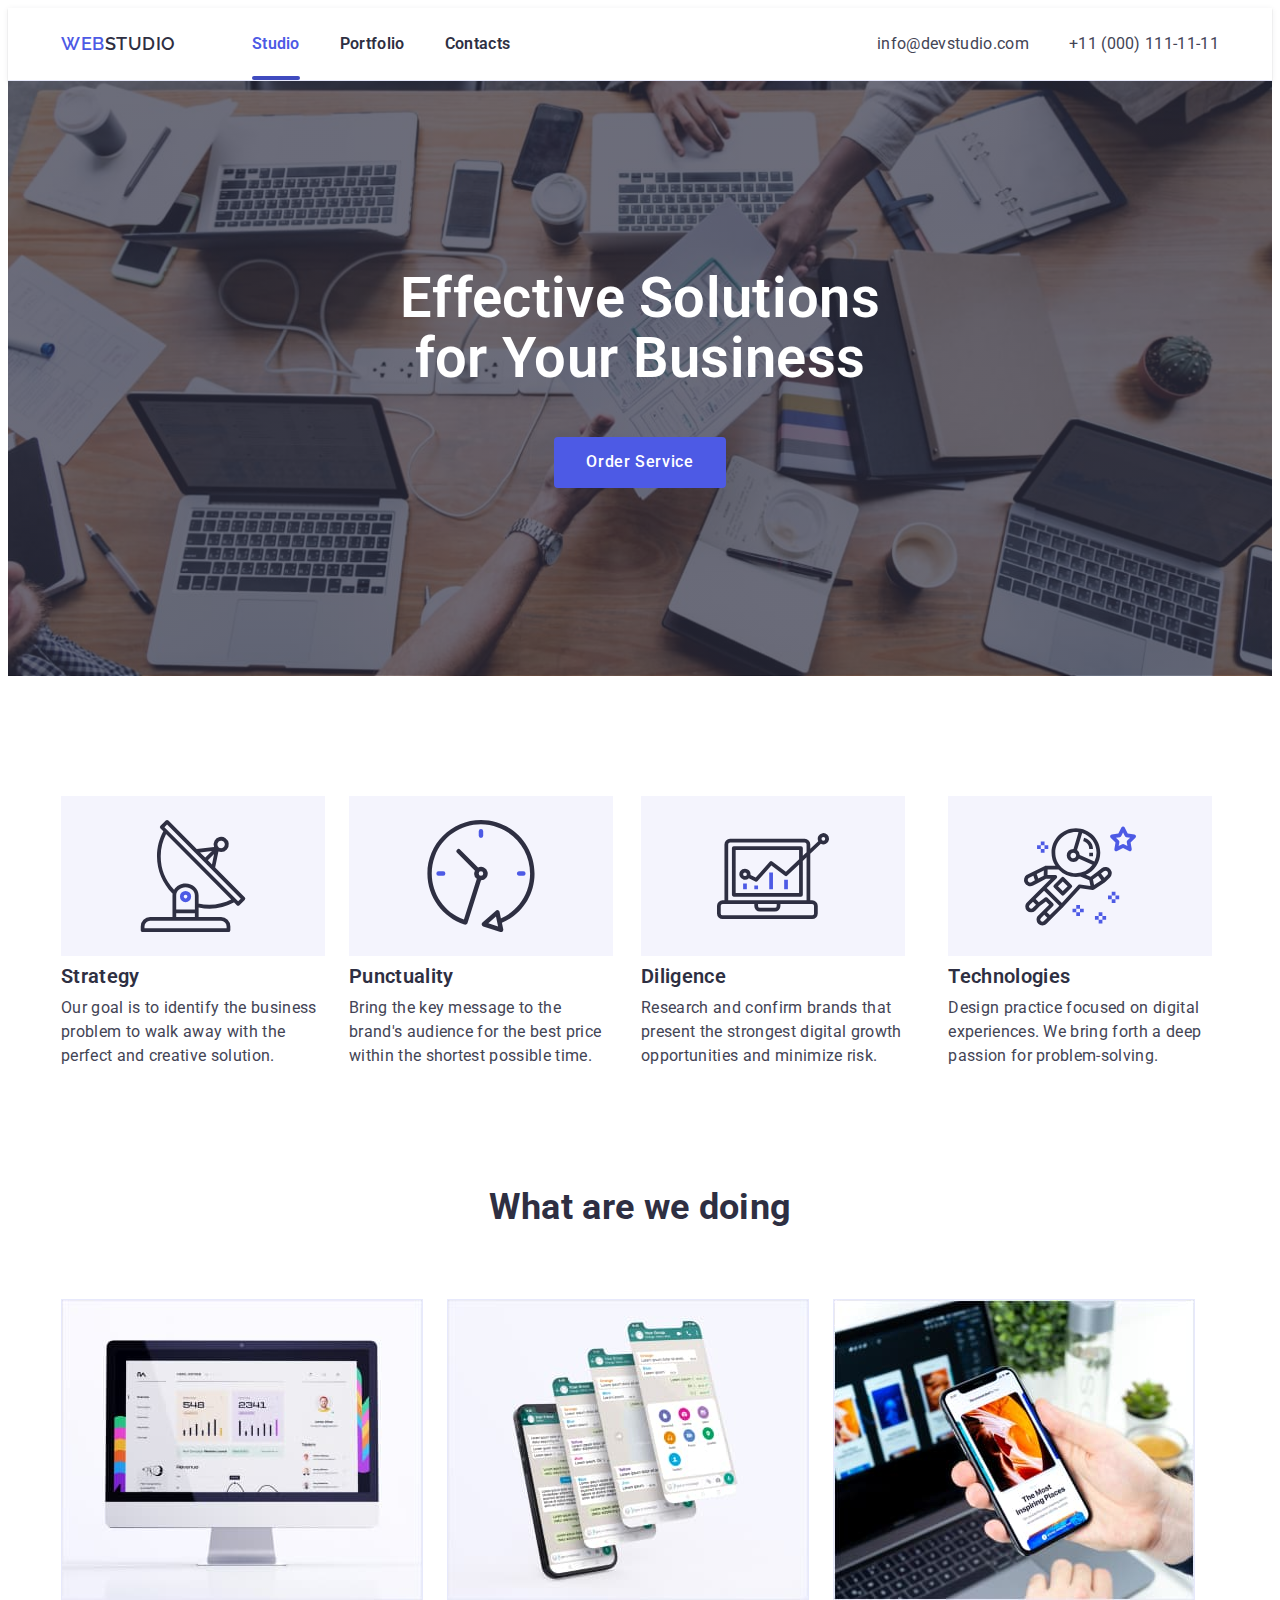
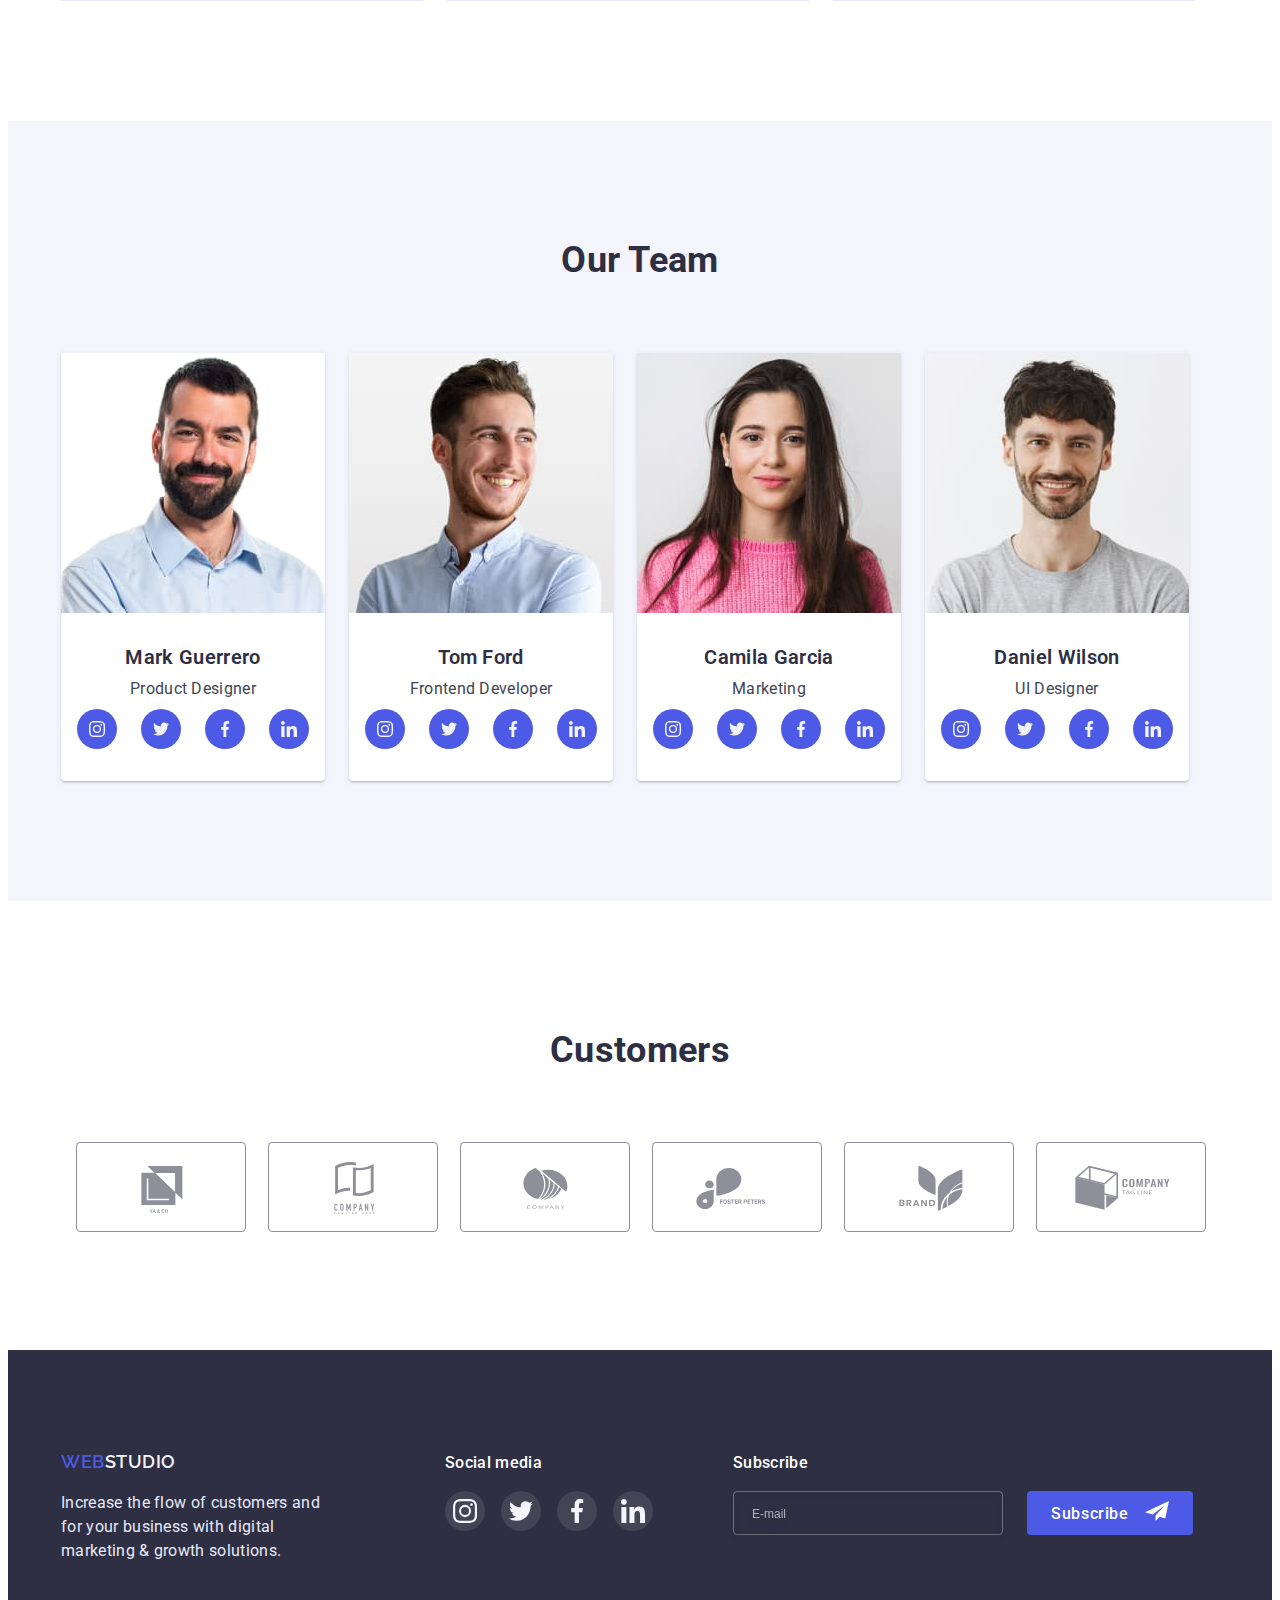
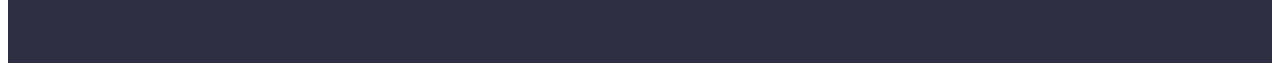
<file: index.html>
<!DOCTYPE html>
<html lang="en">
  <head>
    <meta charset="UTF-8" />
    <meta http-equiv="X-UA-Compatible" content="IE=edge" />
    <meta name="viewport" content="width=device-width, initial-scale=1.0" />
    <title>Web Studio</title>
    <link rel="preconnect" href="https://fonts.googleapis.com" />
    <link rel="preconnect" href="https://fonts.gstatic.com" crossorigin />
    <link
      href="https://fonts.googleapis.com/css2?family=Raleway:wght@700&family=Roboto:wght@400;500;700;900&display=swap"
      rel="stylesheet"
    />
    <link
      rel="stylesheet"
      href="https://cdnjs.cloudflare.com/ajax/libs/modern-normalize/1.1.0/modern-normalize.min.css"
      integrity="sha512-wpPYUAdjBVSE4KJnH1VR1HeZfpl1ub8YT/NKx4PuQ5NmX2tKuGu6U/JRp5y+Y8XG2tV+wKQpNHVUX03MfMFn9Q=="
      crossorigin="anonymous"
      referrerpolicy="no-referrer"
    />
    <link rel="stylesheet" href="./css/style.css" />
  </head>

  <body>
    <!-- Header -->
    <header class="header">
      <!-- Navigation-->
      <div class="container">
        <a href="./index.html" class="logo link"
          ><span class="logo-part">Web</span>Studio</a
        >

        <nav class="header-nav">
          <ul class="header-list list">
            <li>
              <a href="./index.html" class="header-link link current">Studio</a>
            </li>
            <li>
              <a href="./portfolio.html" class="header-link link">Portfolio</a>
            </li>
            <li><a href="#" class="header-link link">Contacts</a></li>
          </ul>
        </nav>

        <address class="address-name">
          <ul class="address-list list">
            <li>
              <a href="mailto:info@devstudio.com" class="header-mail link"
                >info@devstudio.com</a
              >
            </li>
            <li>
              <a href="tel:+110001111111" class="header-tel link"
                >+11 (000) 111-11-11</a
              >
            </li>
          </ul>
        </address>
      </div>
    </header>

    <main>
      <!-- Hero section -->
      <section class="hero">
        <div class="container">
          <h1 class="hero-title">Effective Solutions for Your Business</h1>
          <button type="button" class="button button-hero" data-modal-open>
            Order Service
          </button>
        </div>
      </section>

      <!-- Advantages section-->
      <section class="advantages">
        <div class="container">
          <h2 class="visually-hidden">Advantages</h2>
          <ul class="advantages-list list">
            <li class="advantages-items">
              <svg width="64" height="64" class="advantages-icon">
                <use href=".//images/icons.svg.svg#icon-icon-antenna"></use>
              </svg>
              <h3 class="advantages-title">Strategy</h3>
              <p class="advantages-description">
                Our goal is to identify the business problem to walk away with
                the perfect and creative solution.
              </p>
            </li>
            <li class="advantages-items">
              <svg width="64" height="64" class="advantages-icon">
                <use href=".//images/icons.svg.svg#icon-icon-clock"></use>
              </svg>
              <h3 class="advantages-title">Punctuality</h3>
              <p class="advantages-description">
                Bring the key message to the brand's audience for the best price
                within the shortest possible time.
              </p>
            </li>
            <li class="advantages-items">
              <svg width="64" height="64" class="advantages-icon">
                <use href=".//images/icons.svg.svg#icon-icon-diagram"></use>
              </svg>
              <h3 class="advantages-title">Diligence</h3>
              <p class="advantages-description">
                Research and confirm brands that present the strongest digital
                growth opportunities and minimize risk.
              </p>
            </li>
            <li class="advantages-items">
              <svg width="64" height="64" class="advantages-icon">
                <use href=".//images/icons.svg.svg#icon-icon-astronaut"></use>
              </svg>
              <h3 class="advantages-title">Technologies</h3>
              <p class="advantages-description">
                Design practice focused on digital experiences. We bring forth a
                deep passion for problem-solving.
              </p>
            </li>
          </ul>
        </div>
      </section>

      <!-- Examples section -->
      <section class="examples">
        <div class="container">
          <h2 class="examples-title">What are we doing</h2>
          <ul class="example-list list">
            <li class="example-items">
              <img
                src="./images/img_computer.jpg"
                alt="computer pattern"
                width="360"
                height="300"
              />
            </li>
            <li class="example-items">
              <img
                src="./images/img_app.jpg"
                alt="application pattern"
                width="360"
                height="300"
              />
            </li>
            <li class="example-items">
              <img
                src="./images/img_phone.jpg"
                alt="mobile pattern"
                width="360"
                height="300"
              />
            </li>
          </ul>
        </div>
      </section>

      <!-- Team section -->
      <section class="team">
        <div class="container">
          <h2 class="team-title">Our Team</h2>
          <ul class="team-list list">
            <li class="team-card">
              <img
                src="./images/mark_guerrero.jpg"
                alt="Mark Guerrero"
                width="264"
                height="260"
              />
              <div class="team-content">
                <h3 class="team-name">Mark Guerrero</h3>
                <p class="team-prof">Product Designer</p>

                <ul class="team-soc-list list">
                  <li class="team-soc-items">
                    <a href="#" class="team-soc-link">
                      <svg width="16" height="16" class="team-soc-icon">
                        <use
                          href=".//images/icons.svg.svg#icon-icon-instagram"
                        ></use>
                      </svg>
                    </a>
                  </li>
                  <li class="team-soc-items">
                    <a href="#" class="team-soc-link">
                      <svg width="16" height="16" class="team-soc-icon">
                        <use
                          href=".//images/icons.svg.svg#icon-icon-twitter"
                        ></use>
                      </svg>
                    </a>
                  </li>

                  <li class="team-soc-items">
                    <a href="#" class="team-soc-link">
                      <svg width="16" height="16" class="team-soc-icon">
                        <use
                          href=".//images/icons.svg.svg#icon-icon-facebook"
                        ></use>
                      </svg>
                    </a>
                  </li>
                  <li class="team-soc-items">
                    <a href="#" class="team-soc-link">
                      <svg width="16" height="16" class="team-soc-icon">
                        <use
                          href=".//images/icons.svg.svg#icon-icon-linkedin"
                        ></use>
                      </svg>
                    </a>
                  </li>
                </ul>
              </div>
            </li>

            <li class="team-card">
              <img
                src="./images/tom_ford.jpg"
                alt="Tom Ford"
                width="264"
                height="260"
              />
              <div class="team-content">
                <h3 class="team-name">Tom Ford</h3>
                <p class="team-prof">Frontend Developer</p>
                <ul class="team-soc-list list">
                  <li class="team-soc-items">
                    <a href="#" class="team-soc-link">
                      <svg width="16" height="16" class="team-soc-icon">
                        <use
                          href=".//images/icons.svg.svg#icon-icon-instagram"
                        ></use>
                      </svg>
                    </a>
                  </li>
                  <li class="team-soc-items">
                    <a href="#" class="team-soc-link">
                      <svg width="16" height="16" class="team-soc-icon">
                        <use
                          href=".//images/icons.svg.svg#icon-icon-twitter"
                        ></use>
                      </svg>
                    </a>
                  </li>

                  <li class="team-soc-items">
                    <a href="#" class="team-soc-link">
                      <svg width="16" height="16" class="team-soc-icon">
                        <use
                          href=".//images/icons.svg.svg#icon-icon-facebook"
                        ></use>
                      </svg>
                    </a>
                  </li>
                  <li class="team-soc-items">
                    <a href="#" class="team-soc-link">
                      <svg width="16" height="16" class="team-soc-icon">
                        <use
                          href=".//images/icons.svg.svg#icon-icon-linkedin"
                        ></use>
                      </svg>
                    </a>
                  </li>
                </ul>
              </div>
            </li>
            <li class="team-card">
              <img
                src="./images/camila_garcia.jpg"
                alt="Camila Garcia"
                width="264"
                height="260"
              />
              <div class="team-content">
                <h3 class="team-name">Camila Garcia</h3>
                <p class="team-prof">Marketing</p>
                <ul class="team-soc-list list">
                  <li class="team-soc-items">
                    <a href="#" class="team-soc-link">
                      <svg width="16" height="16" class="team-soc-icon">
                        <use
                          href=".//images/icons.svg.svg#icon-icon-instagram"
                        ></use>
                      </svg>
                    </a>
                  </li>
                  <li class="team-soc-items">
                    <a href="#" class="team-soc-link">
                      <svg width="16" height="16" class="team-soc-icon">
                        <use
                          href=".//images/icons.svg.svg#icon-icon-twitter"
                        ></use>
                      </svg>
                    </a>
                  </li>

                  <li class="team-soc-items">
                    <a href="#" class="team-soc-link">
                      <svg width="16" height="16" class="team-soc-icon">
                        <use
                          href=".//images/icons.svg.svg#icon-icon-facebook"
                        ></use>
                      </svg>
                    </a>
                  </li>
                  <li class="team-soc-items">
                    <a href="#" class="team-soc-link">
                      <svg width="16" height="16" class="team-soc-icon">
                        <use
                          href=".//images/icons.svg.svg#icon-icon-linkedin"
                        ></use>
                      </svg>
                    </a>
                  </li>
                </ul>
              </div>
            </li>
            <li class="team-card">
              <img
                src="./images/daniel_wilson.jpg"
                alt="Daniel Wilson"
                width="264"
                height="260"
              />
              <div class="team-content">
                <h3 class="team-name">Daniel Wilson</h3>
                <p class="team-prof">UI Designer</p>
                <ul class="team-soc-list list">
                  <li class="team-soc-items">
                    <a href="#" class="team-soc-link">
                      <svg width="16" height="16" class="team-soc-icon">
                        <use
                          href=".//images/icons.svg.svg#icon-icon-instagram"
                        ></use>
                      </svg>
                    </a>
                  </li>
                  <li class="team-soc-items">
                    <a href="#" class="team-soc-link">
                      <svg width="16" height="16" class="team-soc-icon">
                        <use
                          href=".//images/icons.svg.svg#icon-icon-twitter"
                        ></use>
                      </svg>
                    </a>
                  </li>

                  <li class="team-soc-items">
                    <a href="#" class="team-soc-link">
                      <svg width="16" height="16" class="team-soc-icon">
                        <use
                          href=".//images/icons.svg.svg#icon-icon-facebook"
                        ></use>
                      </svg>
                    </a>
                  </li>
                  <li class="team-soc-items">
                    <a href="#" class="team-soc-link">
                      <svg width="16" height="16" class="team-soc-icon">
                        <use
                          href=".//images/icons.svg.svg#icon-icon-linkedin"
                        ></use>
                      </svg>
                    </a>
                  </li>
                </ul>
              </div>
            </li>
          </ul>
        </div>
      </section>

      <section class="customers">
        <div class="container">
          <h2 class="customers-title">Customers</h2>
          <ul class="customers-list list">
            <li class="customers-items">
              <a href="#" class="customers-link">
                <svg width="104" height="56" class="customer-icon">
                  <use href=".//images/icons.svg.svg#icon-logo-yaco"></use>
                </svg>
              </a>
            </li>
            <li class="customers-items">
              <a href="#" class="customers-link">
                <svg width="104" height="56" class="customer-icon">
                  <use
                    href=".//images/icons.svg.svg#icon-logo-taglinehere"
                  ></use>
                </svg>
              </a>
            </li>
            <li class="customers-items">
              <a href="#" class="customers-link">
                <svg width="104" height="56" class="customer-icon">
                  <use href=".//images/icons.svg.svg#icon-logo-company"></use>
                </svg>
              </a>
            </li>
            <li class="customers-items">
              <a href="#" class="customers-link">
                <svg width="104" height="56" class="customer-icon">
                  <use href=".//images/icons.svg.svg#icon-logo-foster"></use>
                </svg>
              </a>
            </li>
            <li class="customers-items">
              <a href="#" class="customers-link">
                <svg width="104" height="56" class="customer-icon">
                  <use href=".//images/icons.svg.svg#icon-logo-brend"></use>
                </svg>
              </a>
            </li>
            <li class="customers-items">
              <a href="#" class="customers-link">
                <svg width="104" height="56" class="customer-icon">
                  <use href=".//images/icons.svg.svg#icon-logo-tagline"></use>
                </svg>
              </a>
            </li>
          </ul>
        </div>
      </section>
    </main>

    <footer class="footer">
      <div class="container">
        <div class="footer-first">
          <a href="./index.html" class="logo link"
            ><span class="logo-part">Web</span>Studio</a
          >
          <p class="footer-text">
            Increase the flow of customers and for your business with digital
            marketing & growth solutions.
          </p>
        </div>
          
        <div class="footer-second">
            <h2 class="footer-title">Social media</h2>
            <ul class="footer-soc-list list">
                  <li class="footer-soc-items">
                    <a href="#" class="footer-soc-link">
                      <svg width="24" height="24" class="footer-soc-icon">
                        <use
                          href=".//images/icons.svg.svg#icon-icon-instagram"
                        ></use>
                      </svg>
                    </a>
                  </li>
                  <li class="footer-soc-items">
                    <a href="#" class="footer-soc-link">
                      <svg width="24" height="24" class="footer-soc-icon">
                        <use
                          href=".//images/icons.svg.svg#icon-icon-twitter"
                        ></use>
                      </svg>
                    </a>
                  </li>
                  <li class="footer-soc-items">
                    <a href="#" class="footer-soc-link">
                      <svg width="24" height="24" class="footer-soc-icon">
                        <use
                          href=".//images/icons.svg.svg#icon-icon-facebook"
                        ></use>
                      </svg>
                    </a>
                  </li>
                  <li class="footer-soc-items">
                    <a href="#" class="footer-soc-link">
                      <svg width="24" height="24" class="footer-soc-icon">
                        <use
                          href=".//images/icons.svg.svg#icon-icon-linkedin"
                        ></use>
                      </svg>
                    </a>
                  </li>
        </div>

        <div class="footer-third">
          <p class="footer-form-title">Subscribe</p>
            <form class="footer-form">
            
            
                  <input type="email" class="footer-input" name="footer-email" placeholder="E-mail">
                  <button type="submit" class="footer-button-form button">Subscribe<span class="footer-buttom-wrap "><svg width="24" height="24">
                <use href=".//images/icons.svg.svg#icon-icon-submit"></use>
              </svg></span></button>
              
            </form>
        </div>
      </div>
    </footer>
    <div class="backdrop is-hidden" data-modal>
      <div class="modal">
        <button type="button" class="modal-close" data-modal-close>
         <svg width="8" height="8" class="modal-icon">
                <use href=".//images/icons.svg.svg#icon-icon-modal-close"></use>
              </svg>
        </button>
        
        <p class="form-title">Leave your contacts and we will call you back</p>
        <form class="form">
          <div class="form-field">
           
              <label for="user-name" class="input-text">Name</label>
              <div class="input-wrap">
              <input type="text" class="modal-input" name="user-name" id="user-name" required>
               <svg width="18" height="18" class="input-icon">
                  <use href=".//images/icons.svg.svg#icon-icon-person"></use>
                </svg>
           </div>

          </div>
          <div class="form-field">
            <label for="user-tel" class="input-text">Phone</label>
            <div class="input-wrap">
              <input type="tel" class="modal-input" name="user-tel" id="user-tel" required>
               <svg width="18" height="24" class="input-icon">
                  <use href=".//images/icons.svg.svg#icon-icon-phone"></use>
                </svg>
            </div>
          
          </div>
          <div class="form-field">
            <label for="user-email" class="input-text">Email</label>
            <div class="input-wrap">
              <input type="email" class="modal-input" name="user-email" id="user-email">
                <svg width="18" height="24" class="input-icon">
                  <use href=".//images/icons.svg.svg#icon-icon-email"></use>
                </svg>
            </div>


           <div class="form-field">
            <label for="form-comment" class="input-text">Comment</label>
             <textarea name="form-comment" id="form-comment" class="form-comment" placeholder="Text input"></textarea>
          </div>

          <div class="form-field"> 
          <input type="checkbox" name="politic" id="agree" value="agree" class="politic visually-hidden" required  >
         
           <label for="agree" class="input-text politic-text"> 
            <span> 
              <svg width="10" height="8" class="politic-icon">
                  <use href=".//images/icons.svg.svg#icon-icon-agree"></use>
                </svg>
              </span> I accept the terms and conditions of the&nbsp;<a class="politic-link" href="#" target="_blank" rel="noopener noreferrer nofollow">Privacy Policy</a></label>
          </div>

            <button type="submit" class="form-button button">Send</button>
        </form>

        </div>
        </div>
      
    </div>
    <script src="./js/modal.js"></script>
  </body>
</html>
</file>
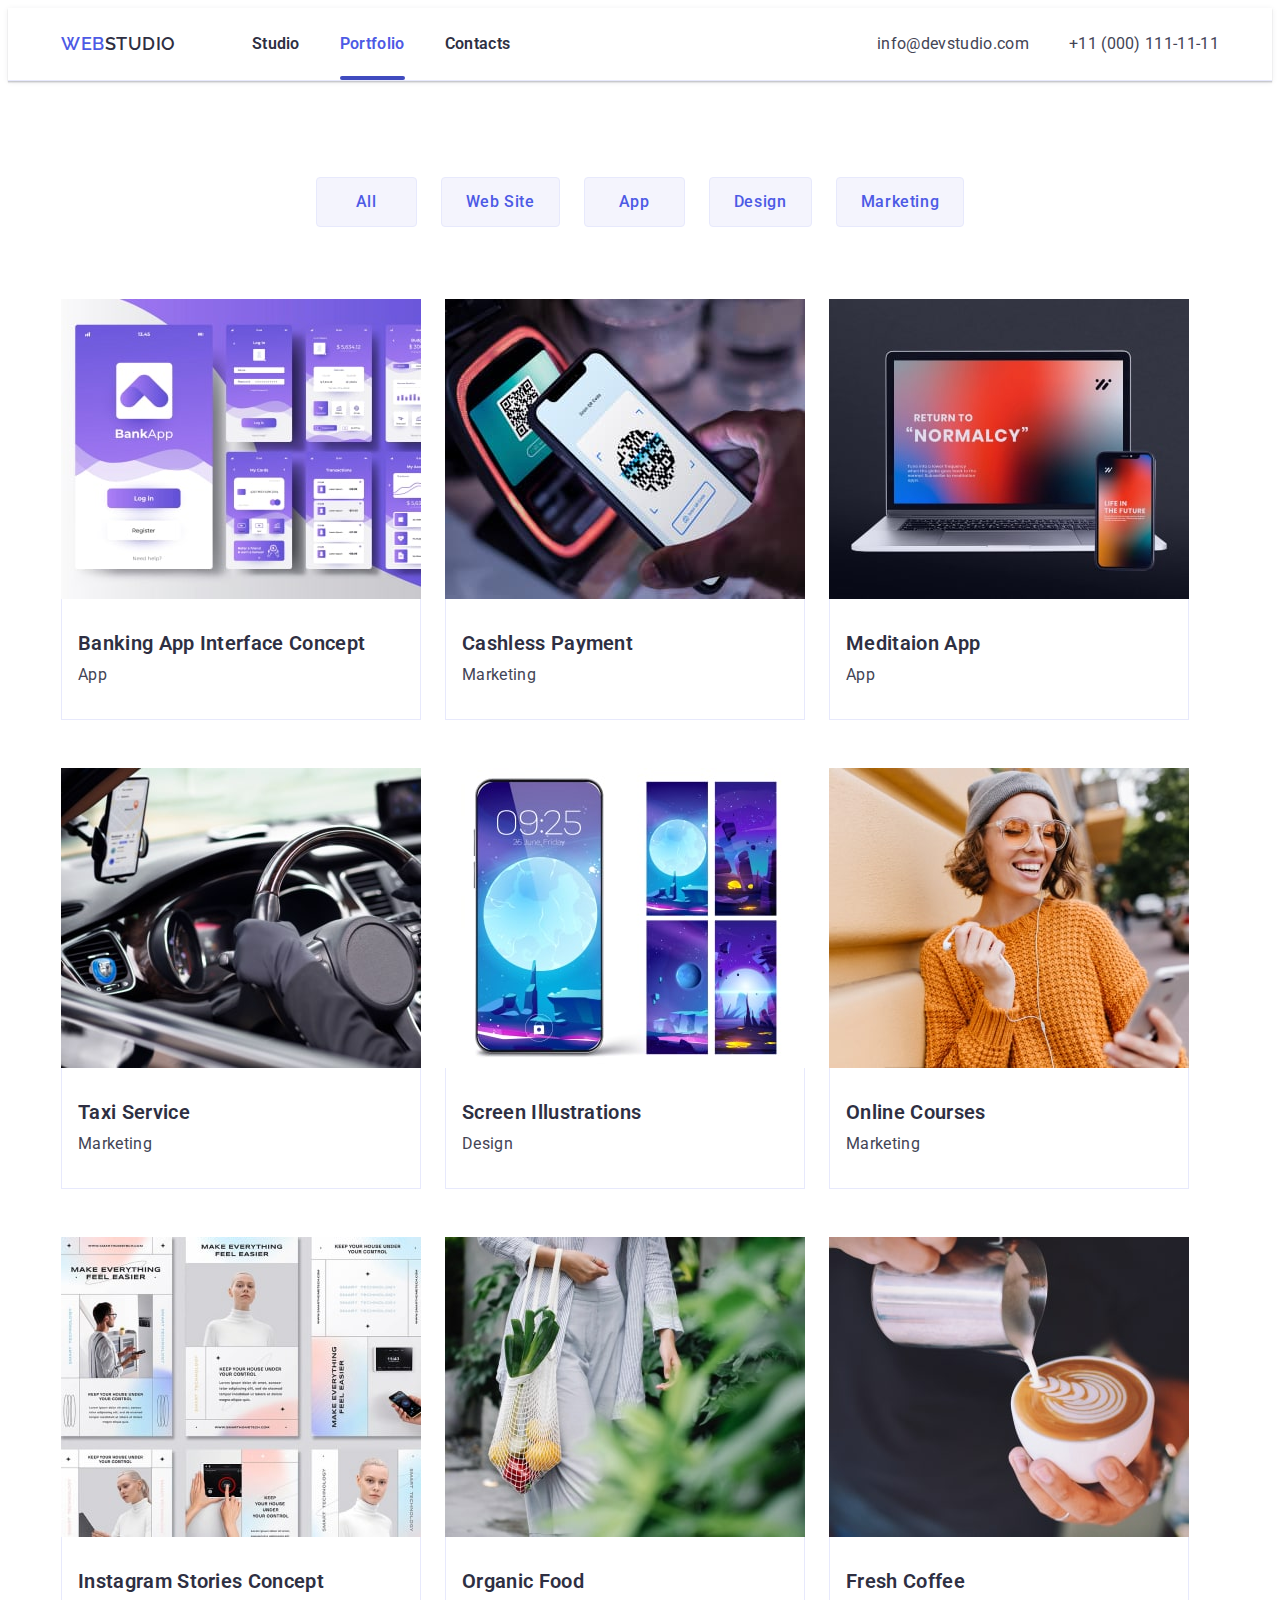
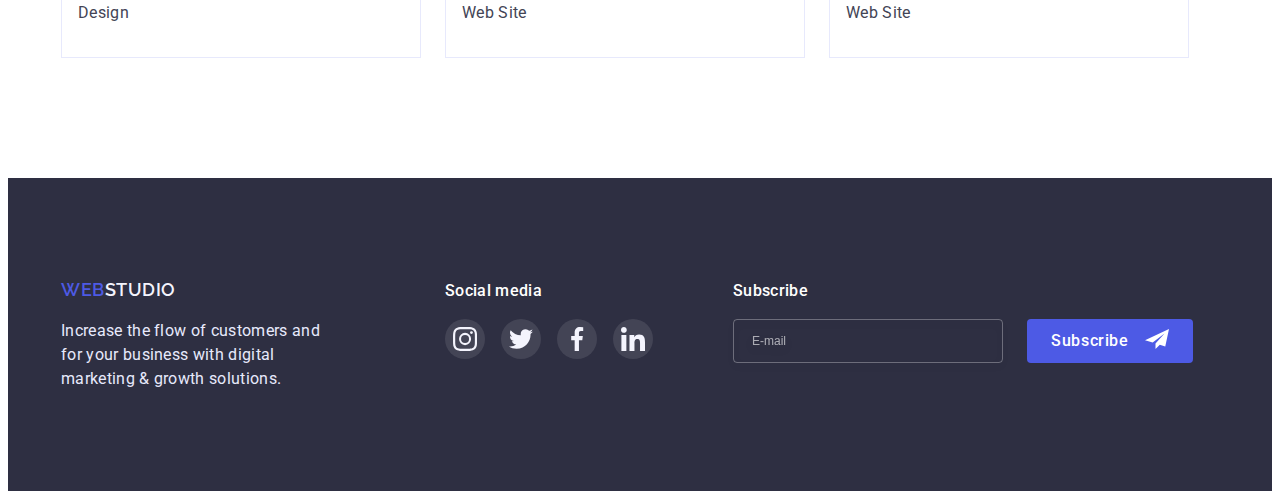
<file: portfolio.html>
<!DOCTYPE html>
<html lang="en">
  <head>
    <meta charset="UTF-8" />
    <meta http-equiv="X-UA-Compatible" content="IE=edge" />
    <meta name="viewport" content="width=device-width, initial-scale=1.0" />
    <title>Web Studio</title>
    <link rel="preconnect" href="https://fonts.googleapis.com" />
    <link rel="preconnect" href="https://fonts.gstatic.com" crossorigin />
    <link
      href="https://fonts.googleapis.com/css2?family=Raleway:wght@800&family=Roboto:wght@400;500;600;700;900&display=swap"
      rel="stylesheet"
    />
    <link
      rel="stylesheet"
      href="https://cdnjs.cloudflare.com/ajax/libs/modern-normalize/1.1.0/modern-normalize.min.css"
      integrity="sha512-wpPYUAdjBVSE4KJnH1VR1HeZfpl1ub8YT/NKx4PuQ5NmX2tKuGu6U/JRp5y+Y8XG2tV+wKQpNHVUX03MfMFn9Q=="
      crossorigin="anonymous"
      referrerpolicy="no-referrer"
    />
    <link rel="stylesheet" href="./css/style.css" />
  </head>

  <body>
    <!-- Header -->
    <header class="header">
      <!-- Navigation-->
      <div class="container">
        <a href="./index.html" class="logo link"
          ><span class="logo-part">Web</span>Studio</a
        >

        <nav class="header-nav">
          <ul class="header-list list">
            <li>
              <a href="./index.html" class="header-link link">Studio</a>
            </li>
            <li>
              <a href="./portfolio.html" class="header-link link current"
                >Portfolio</a
              >
            </li>
            <li><a href="#" class="header-link link">Contacts</a></li>
          </ul>
        </nav>

        <address class="address-name">
          <ul class="address-list list">
            <li>
              <a href="mailto:info@devstudio.com" class="header-mail link"
                >info@devstudio.com</a
              >
            </li>
            <li>
              <a href="tel:+110001111111" class="header-tel link"
                >+11 (000) 111-11-11</a
              >
            </li>
          </ul>
        </address>
      </div>
    </header>

    <main>
      <!-- PORTFOLIO SECTION -->
      <section class="portfolio">
        <div class="container">
          <h1 class="visually-hidden">Works</h1>
          <ul class="portfolio-filter list">
            <li>
              <button type="button" class="button button-portfolio">All</button>
            </li>
            <li>
              <button type="button" class="button button-portfolio">
                Web Site
              </button>
            </li>
            <li>
              <button type="button" class="button button-portfolio">App</button>
            </li>
            <li>
              <button type="button" class="button button-portfolio">
                Design
              </button>
            </li>
            <li>
              <button type="button" class="button button-portfolio">
                Marketing
              </button>
            </li>
          </ul>

          <ul class="works-list list">
            <li class="works-items">
              <a href="" class="works-link link">
               <div class="works-cover">
                  <img
                    src="./images/img-banking.jpg"
                    alt="banking app"
                    width="360"
                    height="300"
                  /> 
                  <p class="works-cover-text">14 Stylish and User-Friendly App Design Concepts · Task Manager App · Calorie Tracker App · Exotic Fruit Ecommerce App · Cloud Storage App</p>
               </div>
                <div class="works-content">
                  <h2 class="works-names">Banking App Interface Concept</h2>
                  <p class="works-sphere">App</p>
                </div>
              </a>
            </li>
            <li class="works-items">
              <a href="" class="works-link link">
                <div class="works-cover"><img
                  src="./images/img-cashless-payment.jpg"
                  alt="cashless payment"
                  width="360"
                  height="300"
                />
                <p class="works-cover-text">14 Stylish and User-Friendly App Design Concepts · Task Manager App · Calorie Tracker App · Exotic Fruit Ecommerce App · Cloud Storage App</p>
                </div>
                <div class="works-content">
                  <h2 class="works-names">Cashless Payment</h2>
                  <p class="works-sphere">Marketing</p>
                </div>
                
              </a>
            </li>
            <li class="works-items">
              <a href="" class=" works-link link">
                <div class="works-cover"><img
                  src="./images/img-meditation.jpg"
                  alt="meditaion app"
                  width="360"
                  height="300"
                />
                 <p class="works-cover-text">14 Stylish and User-Friendly App Design Concepts · Task Manager App · Calorie Tracker App · Exotic Fruit Ecommerce App · Cloud Storage App</p>
                </div>
                <div class="works-content">
                  <h2 class="works-names">Meditaion App</h2>
                  <p class="works-sphere">App</p>
                </div>
               
              </a>
            </li>
            <li class="works-items">
              <a href="" class="works-link link">
               <div class="works-cover"><img
                  src="./images/img-taxi.jpg"
                  alt="taxi service"
                  width="360"
                  height="300"
                />
                 <p class="works-cover-text">14 Stylish and User-Friendly App Design Concepts · Task Manager App · Calorie Tracker App · Exotic Fruit Ecommerce App · Cloud Storage App</p>
                </div>
                <div class="works-content">
                  <h2 class="works-names">Taxi Service</h2>
                  <p class="works-sphere">Marketing</p>
                </div>
              </a>
            </li>
            <li class="works-items">
              <a href="" class="works-link link">
                <div class="works-cover"><img
                  src="./images/img-screen.jpg"
                  alt="screen illustrations"
                  width="360"
                  height="300"
                />
                 <p class="works-cover-text">14 Stylish and User-Friendly App Design Concepts · Task Manager App · Calorie Tracker App · Exotic Fruit Ecommerce App · Cloud Storage App</p>
                </div>
                <div class="works-content">
                  <h2 class="works-names">Screen Illustrations</h2>
                  <p class="works-sphere">Design</p>
                </div>
              </a>
            </li>
            <li class="works-items">
              <a href="" class="works-link link">
                <div class="works-cover"><img
                  src="./images/img-courses.jpg"
                  alt="online courses"
                  width="360"
                  height="300"
                />
                 <p class="works-cover-text">14 Stylish and User-Friendly App Design Concepts · Task Manager App · Calorie Tracker App · Exotic Fruit Ecommerce App · Cloud Storage App</p>
                </div>
                <div class="works-content">
                  <h2 class="works-names">Online Courses</h2>
                  <p class="works-sphere">Marketing</p>
                </div>
              </a>
            </li>
            <li class="works-items">
              <a href="" class="works-link link">
                <div class="works-cover"><img
                  src="./images/img-instagram.jpg"
                  alt="instagram stories"
                  width="360"
                  height="300"
                />
                 <p class="works-cover-text">14 Stylish and User-Friendly App Design Concepts · Task Manager App · Calorie Tracker App · Exotic Fruit Ecommerce App · Cloud Storage App</p>
                </div>
                <div class="works-content">
                  <h2 class="works-names">Instagram Stories Concept</h2>
                  <p class="works-sphere">Design</p>
                </div>
              </a>
            </li>
            <li class="works-items">
              <a href="" class=" works-link link">
                <div class="works-cover"><img
                  src="./images/img-food.jpg"
                  alt="food"
                  width="360"
                  height="300"
                />
                 <p class="works-cover-text">14 Stylish and User-Friendly App Design Concepts · Task Manager App · Calorie Tracker App · Exotic Fruit Ecommerce App · Cloud Storage App</p>
                </div>
                <div class="works-content">
                  <h2 class="works-names">Organic Food</h2>
                  <p class="works-sphere">Web Site</p>
                </div>
              </a>
            </li>
            <li class="works-items">
              <a href="" class="works-link link">
                <div class="works-cover"><img
                  src="./images/img-coffee.jpg"
                  alt="coffee"
                  width="360"
                  height="300"
                />
                 <p class="works-cover-text">14 Stylish and User-Friendly App Design Concepts · Task Manager App · Calorie Tracker App · Exotic Fruit Ecommerce App · Cloud Storage App
                 </p>
                </div>
                <div class="works-content">
                  <h2 class="works-names">Fresh Coffee</h2>
                  <p class="works-sphere">Web Site</p>
                </div>
              </a>
            </li>
          </ul>
        </div>
      </section>
    </main>

    <footer class="footer">
      <div class="container">
        <div class="footer-first">
          <a href="./index.html" class="logo link"
            ><span class="logo-part">Web</span>Studio</a
          >
          <p class="footer-text">
            Increase the flow of customers and for your business with digital
            marketing & growth solutions.
          </p>
        </div>
          
        <div class="footer-second">
            <h2 class="footer-title">Social media</h2>
            <ul class="footer-soc-list list">
                  <li class="footer-soc-items">
                    <a href="#" class="footer-soc-link">
                      <svg width="24" height="24" class="footer-soc-icon">
                        <use
                          href=".//images/icons.svg.svg#icon-icon-instagram"
                        ></use>
                      </svg>
                    </a>
                  </li>
                  <li class="footer-soc-items">
                    <a href="#" class="footer-soc-link">
                      <svg width="24" height="24" class="footer-soc-icon">
                        <use
                          href=".//images/icons.svg.svg#icon-icon-twitter"
                        ></use>
                      </svg>
                    </a>
                  </li>
                  <li class="footer-soc-items">
                    <a href="#" class="footer-soc-link">
                      <svg width="24" height="24" class="footer-soc-icon">
                        <use
                          href=".//images/icons.svg.svg#icon-icon-facebook"
                        ></use>
                      </svg>
                    </a>
                  </li>
                  <li class="footer-soc-items">
                    <a href="#" class="footer-soc-link">
                      <svg width="24" height="24" class="footer-soc-icon">
                        <use
                          href=".//images/icons.svg.svg#icon-icon-linkedin"
                        ></use>
                      </svg>
                    </a>
                  </li>
        </div>
        <div class="footer-third">
          <p class="footer-form-title">Subscribe</p>
            <form class="footer-form">
            
            
                  <input type="email" class="footer-input" name="footer-email" placeholder="E-mail">
                  <button type="submit" class="footer-button-form button">Subscribe<span class="footer-buttom-wrap "><svg width="24" height="24">
                <use href=".//images/icons.svg.svg#icon-icon-submit"></use>
              </svg></span></button>
              
            </form>
        </div>
      </div>
    </footer>
    
  </body>
</html>
</file>
<file: css/style.css>
:root {
  --background-color: #fff;
  --backround-section-dark: #2e2f42;
  --background-section-light: #f4f4fd;

  --primary-text-color: #434455;
  --title-text-color: #2e2f42;
  --accent-color: #4d5ae5;

  --primary-white-color: #fff;

  --link-def-color: #2e2f42;
  --link-hov-color: #434455;

  --bt-bg-color: #4d5ae5;
  --bt-acc-color: #404bbf;

  --icon-bg-color: #4d5ae5;
  --icon-acc-color: #404bbf;
}

p,
h1,
h2,
h3,
h4,
h5,
h6 {
  margin: 0px;
}

ol,
ul {
  margin: 0px;
  padding-left: 0px;
}

img {
  display: block;
  max-width: 100%;
  height: auto;
}

body {
  color: var(--primary-text-color);
  background-color: var(--background-color);
  font-family: "Roboto", sans-serif;
  line-height: 1.5;
  letter-spacing: 0.02em;
}

/* --------UTILITARIAN CLASSES------ */
.container {
  width: 1158px;
  padding: 0px 15px;
  margin: 0 auto;
}

.link {
  text-decoration: none;
}

.list {
  list-style: none;
}

.button {
  font-family: "Roboto", sans-serif;
  font-style: normal;
  font-weight: 500;
  font-size: 16px;
  letter-spacing: 0.04em;

  border-style: none;
  cursor: pointer;
}

.visually-hidden {
  position: absolute;
  width: 1px;
  height: 1px;
  margin: -1px;
  border: 0;
  padding: 0;
  white-space: nowrap;
  overflow: hidden;
}

/* ----------------LOGO------------ */

.logo {
  padding: 24px 0px;
  margin-right: 76px;

  text-transform: uppercase;

  color: #2e2f42;
  font-family: "Raleway", sans-serif;
  font-weight: 600;
  font-size: 18px;
  line-height: 1.33;
  letter-spacing: 0.03em;
}
.logo-part {
  color: var(--accent-color);
}

/* ------------HEADER -------------------*/

.header {
  border-bottom: 1px solid #e7e9fc;
  box-shadow: 0px 2px 1px rgba(46, 47, 66, 0.08),
    0px 1px 1px rgba(46, 47, 66, 0.16), 0px 1px 6px rgba(46, 47, 66, 0.08);
}

.header .container {
  display: flex;
  align-items: center;
}

.header-link,
.header-mail,
.header-tel {
  padding: 24px 0px;
}

.header-link {
  padding-bottom: 27px;
}

.header-list,
.address-list {
  display: flex;
}

.address-list > li:not(:last-child) {
  margin-right: 40px;
}

.header-list > li:not(:last-child) {
  margin-right: 40px;
}

.address-name {
  margin-left: auto;
}

.header-link {
  position: relative;

  transition: color 250ms cubic-bezier(0.4, 0, 0.2, 1);

  color: var(--link-def-color);
  font-weight: 600;
}

.header-link.current:after {
  content: "";

  display: block;

  position: absolute;
  bottom: 0;

  width: 100%;
  height: 4px;

  background: #404bbf;
  border-radius: 2px;
}

.header-link.current {
  color: var(--accent-color);
}

.header-link:hover,
.header-link:focus {
  color: var(--link-hov-color);
}

.header-link:active {
  color: var(--accent-color);
}

.header-mail,
.header-tel {
  color: var(--primary-text-color);
  font-style: normal;
  transition: color 250ms cubic-bezier(0.4, 0, 0.2, 1);
}

.header-mail:hover,
.header-mail:focus,
.header-tel:hover,
.header-tel:focus {
  color: var(--accent-color);
}

/* --------HERO SECTION------ * */

.hero {
  background-image: linear-gradient(
      rgba(46, 47, 66, 0.7),
      rgba(46, 47, 66, 0.7)
    ),
    url(../images/people_office.jpg);
  max-width: 1600px;
  margin: 0 auto;
  background-position: center;
  background-size: cover;
  background-repeat: no-repeat;

  background-color: var(--backround-section-dark);

  padding: 188px 0px;
  text-align: center;
}

.hero-title {
  color: var(--primary-white-color);
  font-weight: 600;
  font-size: 56px;
  line-height: 1.07;
  max-width: 494px;
  margin: 0 auto;
  margin-bottom: 48px;
}
.button-hero {
  min-width: 169px;

  color: #fff;
  background-color: var(--bt-bg-color);
  line-height: 1.18;
  padding: 16px 32px;
  border-radius: 4px;

  transition: background-color 250ms cubic-bezier(0.4, 0, 0.2, 1),
    box-shadow 250ms cubic-bezier(0.4, 0, 0.2, 1);
}

.button-hero:hover,
.button-hero:focus,
.button-hero:active {
  background-color: var(--bt-acc-color);
  box-shadow: 0px 4px 4px rgba(0, 0, 0, 0.15);
}

/* --------Advantages section------ */

.advantages {
  padding: 120px 0px;
}

.advantages-list {
  display: flex;
}

.advantages-icon {
  display: block;
  width: 264px;
  height: 112px;
  background-color: var(--background-section-light);
  padding-top: 24px;
  padding-bottom: 24px;
  margin-bottom: 8px;
}

.advantages-items:not(:last-child) {
  margin-right: 24px;
}

/* --------Examples section------ */

.examples {
  padding-bottom: 120px;
}

.example-list {
  display: flex;
}

.example-items:not(:last-child) {
  margin-right: 24px;
}

.example-items > img {
  background-image: linear-gradient(
    0deg,
    rgba(77, 90, 229, 0.1),
    rgba(77, 90, 229, 0.1)
  );
  background-blend-mode: soft-light, normal;

  border: 1px solid #e7e9fc;
}

.advantages-title,
.team-name,
.works-names {
  color: var(--title-text-color);
  font-weight: 600;
  font-size: 20px;
  line-height: 1.2;
  margin-bottom: 8px;
}

.team-title,
.examples-title,
.customers-title {
  color: var(--title-text-color);
  font-weight: 700;
  font-size: 36px;
  line-height: 1.1;
  margin-bottom: 72px;

  text-align: center;
}

/* --------Team section------ */

.team {
  padding: 120px 0px;
  background-color: var(--background-section-light);
}

.team-list {
  display: flex;
}

.team-soc-list {
  display: flex;
  justify-content: center;
  align-items: center;
}

.team-soc-items {
  width: 40px;
  height: 40px;
}

.team-soc-items:not(:last-child) {
  margin-right: 24px;
}

.team-soc-link {
  display: flex;
  justify-content: center;
  align-items: center;

  width: 100%;
  height: 100%;

  background-color: var(--icon-bg-color);
  border-radius: 50%;
  color: #f4f4fd;

  transition: background-color 250ms cubic-bezier(0.4, 0, 0.2, 1);
}

.team-soc-icon {
  fill: currentColor;
}

.team-soc-link:hover,
.team-soc-link:focus {
  background-color: var(--icon-acc-color);
}

.team-soc-items:not(:last-child) {
  margin-right: 24px;
}

.team-card:not(:last-child) {
  margin-right: 24px;
}

.team-content {
  padding: 32px 16px;
}

.team-prof {
  margin-bottom: 8px;
}

.team-card {
  text-align: center;

  background-color: var(--primary-white-color);

  box-shadow: 0px 1px 6px rgba(46, 47, 66, 0.08),
    0px 1px 1px rgba(46, 47, 66, 0.16), 0px 2px 1px rgba(46, 47, 66, 0.08);
  border-radius: 0px 0px 4px 4px;
}

/* --------Customers section------ */

.customers {
  padding-top: 130px;
  padding-bottom: 120px;
}

.customers-list {
  display: flex;
  justify-content: center;
  align-items: center;
}
.customers-items {
  width: 168px;
  height: 88px;
}

.customers-items:not(:last-child) {
  margin-right: 24px;
}

.customers-link {
  display: flex;
  justify-content: center;
  align-items: center;

  width: 100%;
  height: 100%;

  border: 1px solid #8e8f99;
  border-radius: 4px;

  /* color: #8e8f99; */
  fill: #8e8f99;

  transition: border 250ms cubic-bezier(0.4, 0, 0.2, 1),
    fill 250ms cubic-bezier(0.4, 0, 0.2, 1);
}

.customers-link:hover,
.customers-link:focus {
  border: 1px solid var(--icon-acc-color);
  fill: var(--icon-acc-color);
}

.customers-icon {
  fill: currentColor;
}

/* -----------PORTFOLIO SECTION-------- */
.portfolio {
  padding: 96px 0px 120px;
}

.portfolio-filter {
  display: flex;
  justify-content: center;

  margin-bottom: 72px;
}

.portfolio-filter li:not(:last-child) {
  margin-right: 24px;
}

.works-list {
  display: flex;
  flex-wrap: wrap;
}

.works-items {
  margin-right: 24px;
  margin-bottom: 48px;
}

.works-items:nth-child(3n) {
  margin-right: 0px;
}

.works-items:nth-last-child(-n + 3) {
  margin-bottom: 0px;
}

.works-link {
  display: block;
  transition: box-shadow 250ms cubic-bezier(0.4, 0, 0.2, 1);
}

.works-link:hover,
.works-link:focus {
  box-shadow: 0px 1px 6px rgba(46, 47, 66, 0.08),
    0px 1px 1px rgba(46, 47, 66, 0.16), 0px 2px 1px rgba(46, 47, 66, 0.08);
}

.works-cover-text {
  position: absolute;
  top: 0;
  padding: 40px 32px;

  font-size: 16px;
  font-weight: 400;
  line-height: 1.5;
  letter-spacing: 0.02em;

  height: 100%;

  color: var(--primary-white-color);
  background-color: var(--accent-color);
  opacity: 0;
  transform: translateY(100%);
  transition: transform 250ms cubic-bezier(0.4, 0, 0.2, 1),
    opacity 250ms cubic-bezier(0.4, 0, 0.2, 1);

  overflow: auto;
}

.works-cover {
  position: relative;
  overflow: hidden;
}

.works-items:hover .works-cover-text {
  transform: translateY(0);
  opacity: 1;
}

.works-content {
  padding: 32px 0px 32px 16px;
  border-right: 1px solid #e7e9fc;
  border-left: 1px solid #e7e9fc;
  border-bottom: 1px solid #e7e9fc;
}

.works-sphere {
  color: var(--primary-text-color);

  font-weight: 400;
  font-size: 16px;
  line-height: 1.5;
}

.button-portfolio {
  color: var(--accent-color);
  background-color: #f4f4fd;
  line-height: 1.5;
  padding: 12px 24px;
  min-width: 101px;

  border: 1px solid #e7e9fc;
  border-radius: 4px;

  transition: color 250ms cubic-bezier(0.4, 0, 0.2, 1),
    background-color 250ms cubic-bezier(0.4, 0, 0.2, 1),
    box-shadow 250ms cubic-bezier(0.4, 0, 0.2, 1);
}

.button.button-portfolio:hover,
.button.button-portfolio:focus,
.button.button-portfolio:active {
  color: #fff;
  background-color: var(--accent-color);
  box-shadow: 0px 3px 1px rgba(0, 0, 0, 0.1), 0px 2px 1px rgba(0, 0, 0, 0.08),
    0px 2px 2px rgba(0, 0, 0, 0.12);
}

/* --------FOOTER------ */
.footer {
  padding: 100px 0px;
}

.footer {
  background-color: var(--backround-section-dark);
}

.footer .logo {
  color: #f4f4fd;
  margin-right: 0px;
  padding: 0px;
}

.footer-text {
  color: #e7e9fc;
  margin-top: 16px;
}

.footer-title {
  font-weight: 500;
  font-size: 16px;
  color: #fff;
  margin-bottom: 16px;
}

.footer .container {
  display: flex;
  align-items: baseline;
}
.footer-first {
  width: 264px;
  margin-right: 120px;
}

.footer-soc-list {
  display: flex;
}

.footer-soc-items {
  width: 40px;
  height: 40px;
}

.footer-soc-items:not(:last-child) {
  margin-right: 16px;
}

.footer-soc-link {
  display: flex;

  background-color: rgba(255, 255, 255, 0.1);
  color: #f4f4fd;

  width: 100%;
  height: 100%;

  justify-content: center;
  align-items: center;

  border-radius: 50%;

  transition: background-color 250ms cubic-bezier(0.4, 0, 0.2, 1);
}

.footer-soc-icon {
  fill: currentColor;
}
.footer-soc-link:hover,
.footer-soc-link:focus {
  background-color: #31d0aa;
}

.footer-third {
  margin-left: 80px;
}

.footer-form-title {
  color: var(--primary-white-color);
  font-weight: 500;
  font-size: 16px;
  margin-bottom: 16px;
}
.footer-form {
  display: flex;
}
.footer-input {
  width: 264px;
  height: 40px;

  background-color: transparent;

  border: 1px solid rgba(255, 255, 255, 0.3);
  filter: drop-shadow(0px 4px 4px rgba(0, 0, 0, 0.15));
  border-radius: 4px;
  margin-right: 24px;
}

.footer-input::placeholder {
  font-weight: 400;
  font-size: 12px;
  line-height: 2;

  color: rgba(255, 255, 255, 0.6);

  padding-left: 16px;
}

.footer-button-form {
  display: flex;
  align-items: center;

  min-width: 165px;

  padding: 8px 24px;
  background-color: var(--bt-bg-color);
  color: var(--primary-white-color);

  border-radius: 4px;
}

.footer-buttom-wrap {
  display: inline-block;
  margin-left: 16px;
}

/* --------Modal------ */

.backdrop {
  position: fixed;
  top: 0;
  left: 0;

  width: 100%;
  height: 100%;

  background-color: rgba(46, 47, 66, 0.4);

  opacity: 1;

  transition: opacity 250ms cubic-bezier(0.4, 0, 0.2, 1),
    visibility 250ms cubic-bezier(0.4, 0, 0.2, 1);
}

.modal {
  position: absolute;
  top: 50%;
  left: 50%;
  transform: translate(-50%, -50%) scaleY(1);

  padding: 72px 24px 24px;

  min-width: 408px;
  min-height: 576px;

  background-color: #fcfcfc;
  box-shadow: 0px 1px 1px rgba(0, 0, 0, 0.14), 0px 1px 3px rgba(0, 0, 0, 0.12),
    0px 2px 1px rgba(0, 0, 0, 0.2);
  border-radius: 4px;

  transition: transform 250ms cubic-bezier(0.4, 0, 0.2, 1),
    scaleY 250ms cubic-bezier(0.4, 0, 0.2, 1);
}

.backdrop.is-hidden .modal {
  transform: translate(-50%, -50%) scaleY(0);
}

.modal-close {
  position: absolute;
  right: 24px;
  top: 24px;

  display: flex;
  align-items: center;
  justify-content: center;

  width: 24px;
  height: 24px;

  background-color: #e7e9fc;
  border: 1px solid rgba(0, 0, 0, 0.1);
  border-radius: 50%;

  margin-bottom: 24px;

  transition: background-color 250ms cubic-bezier(0.4, 0, 0.2, 1),
    fill 250ms cubic-bezier(0.4, 0, 0.2, 1);
}

.modal-close:hover,
.modal-close:focus {
  background-color: var(--bt-acc-color);
}

.modal-close:hover,
.modal-close:focus > .modal-icon {
  fill: var(--primary-white-color);
}

.is-hidden {
  opacity: 0;
  visibility: hidden;
  pointer-events: none;
}

/* --------FORMA------ */

.form-title {
  font-weight: 500;
  font-size: 16px;
  line-height: 1.5;
  text-align: center;
  letter-spacing: 0.02em;
  color: #2e2f42;
  margin-bottom: 14px;
}

.form-field {
  margin-bottom: 8px;
}

.input-text {
  font-weight: 400;
  font-size: 12px;
  line-height: 1.33;
  letter-spacing: 0.04em;
  color: #8e8f99;
  margin-bottom: 4px;
}

.modal-input {
  width: 100%;
  height: 40px;
  background-color: transparent;
  border: 1px solid rgba(33, 33, 33, 0.2);
  border-radius: 4px;

  transition: border-color 250ms cubic-bezier(0.4, 0, 0.2, 1);

  outline: transparent;
  padding-left: 38px;
}

.modal-input:hover,
.modal-input:focus {
  border-color: var(--accent-color);
}

.input-wrap {
  position: relative;
}

.input-icon {
  position: absolute;
  left: 16px;
  top: 50%;

  transform: translateY(-50%);
  fill: currentColor;
  transition: fill 250ms cubic-bezier(0.4, 0, 0.2, 1);
}

.modal-input:hover + .input-icon,
.modal-input:focus + .input-icon {
  fill: var(--accent-color);
}

.form-comment {
  padding: 8px 16px;

  width: 100%;
  height: 120px;
  background-color: transparent;
  border: 1px solid rgba(33, 33, 33, 0.2);
  border-radius: 4px;
  resize: none;
  outline: none;
}

.form-comment::placeholder {
  font-weight: 400;
  font-size: 12px;
  color: rgba(117, 117, 117, 0.5);
}

.politic-text {
  color: #757575;
  display: flex;
  align-items: center;
  margin-bottom: 24px;
}

.politic-text span {
  width: 16px;
  height: 16px;
  border: 1.25px solid var(--link-def-color);
  border-radius: 2px;
  display: flex;
  justify-content: center;
  align-items: center;
  margin-right: 11px;
  transition: background-color 250ms cubic-bezier(0.4, 0, 0.2, 1),
    border 250ms cubic-bezier(0.4, 0, 0.2, 1);
}

.politic-icon {
  fill: transparent;
  transition: fill 250ms cubic-bezier(0.4, 0, 0.2, 1);
}

.politic:checked + label > span {
  background-color: #404bbf;
  border: none;
}

.politic:checked + label > span svg {
  fill: #f4f4fd;
}

.politic-link {
  color: var(--accent-color);
}
.form-button {
  display: block;
  margin: 0 auto;

  min-width: 169px;

  padding: 16px 32px;
  background-color: var(--bt-bg-color);
  color: var(--primary-white-color);

  border-radius: 4px;

  transition: background-color 250ms cubic-bezier(0.4, 0, 0.2, 1),
    box-shadow 250ms cubic-bezier(0.4, 0, 0.2, 1);
}

.form-button:hover,
.form-button:focus {
  background-color: var(--bt-acc-color);
  box-shadow: 0px 4px 4px rgba(0, 0, 0, 0.15);
}

.button-submit {
  position: absolute;
}
</file>
